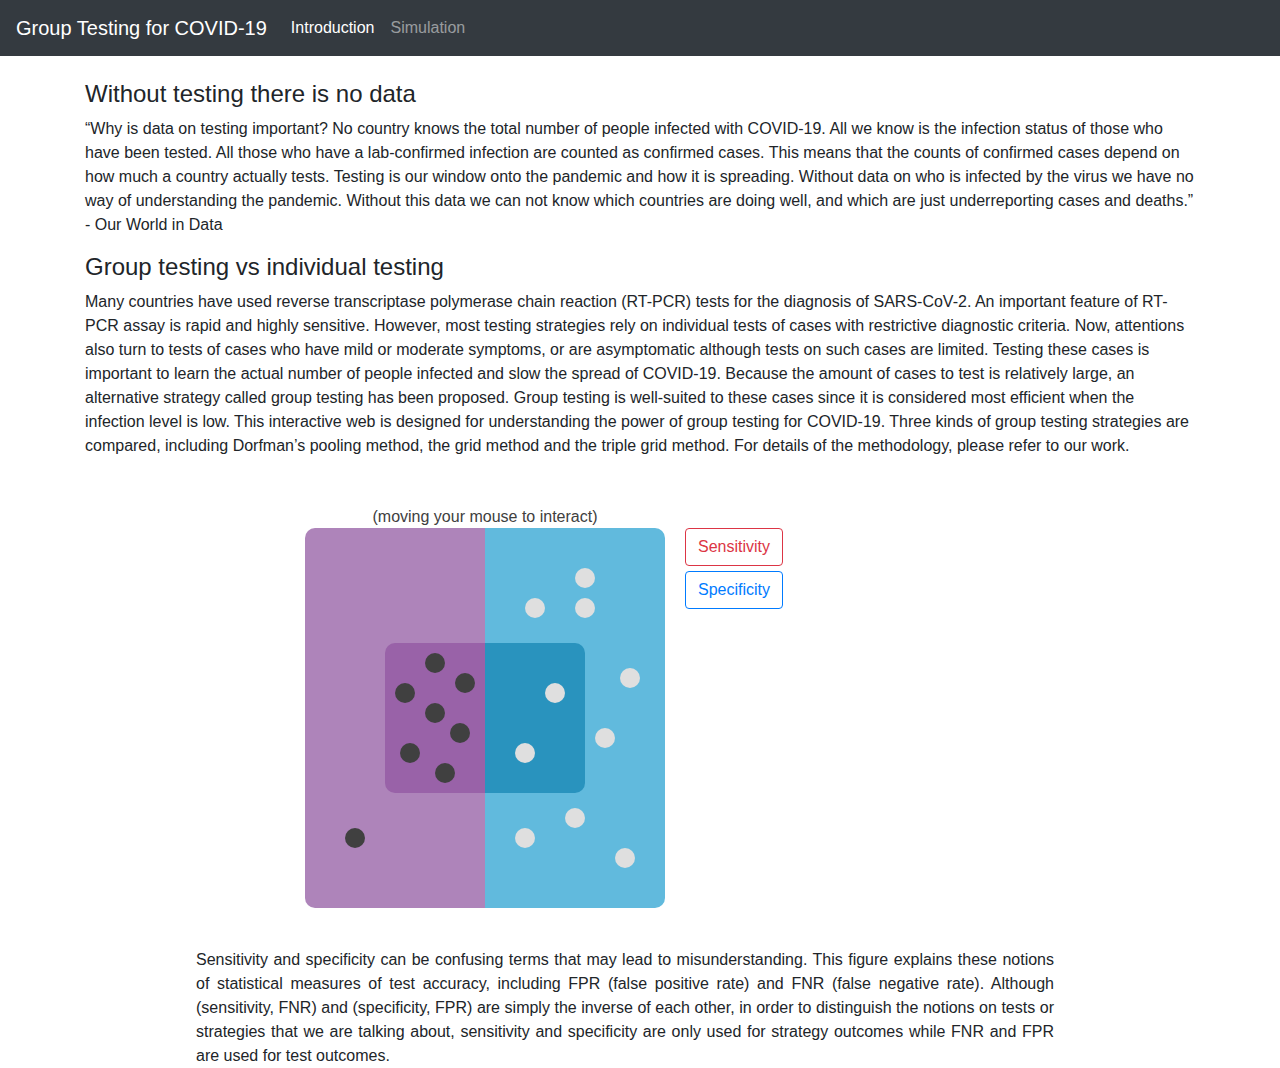
<file: index.html>
<!DOCTYPE html>
<html>

<head>

    <!-- Latest compiled and minified CSS -->
    <link rel="stylesheet" href="css/bootstrap.min.css">
    <link rel="stylesheet" href="css/Chart.min.css">
    <link rel="stylesheet" href="css/app.css">

    <script src="js/jquery.min.js"></script>
    <script src="js/popper.min.js"></script>
    <!-- <script src="js/Chart.bundle.min.js"></script> -->
    <script src="js/bootstrap.min.js"></script>

    <script src="js/Chart.min.js"></script>
    <script src="js/chartjs-plugin-zoom.js"></script>
    <link rel="stylesheet" href="katex/katex.min.css">
    <script src="katex/katex.min.js"></script>
    <script src="katex/contrib/auto-render.min.js"></script>

    <style>
        .frame {
            margin-top: 50px;
            padding: 20px;
            display: flex;
            justify-content: left;
        }

        .frame-left {
            border-radius: 10px 0 0 10px;
            background: #ae84ba;
            width: 180px;
            height: 380px;
            float: left;
            margin-bottom: 50px;
        }

        .frame-right {
            border-radius: 0px 10px 10px 0px;
            background: #61badd;
            width: 180px;
            height: 380px;
            float: left;
            margin-bottom: 50px;
        }

        .frame-inner-left {
            border-radius: 10px 0 0 10px;
            background: #9962a8;
            width: 100px;
            height: 150px;
            float: right;
            position: relative;
            top: 115px;
        }

        .frame-inner-right {
            border-radius: 0px 10px 10px 0px;
            background: #2993be;
            width: 100px;
            height: 150px;
            float: left;
            position: relative;
            top: 115px;
        }

        .infected {
            border-radius: 20px;
            background: #404040;
            width: 20px;
            height: 20px;
            position: relative;
            z-index: 2;

        }

        .normal {
            border-radius: 20px;
            background: #dfdfdf;
            width: 20px;
            height: 20px;
            position: relative;
            z-index: 2;

        }

        .frame-selected {
            border-radius: 10px;
            background: #ffffff00;
            width: 200px;
            height: 150px;
            top: 115px;
            left: 280px;
            position: relative;
            z-index: 1;
        }

        .frame-selected:hover {
            box-shadow: 0px 0px 10px rgba(20%, 20%, 40%, 0.5);
        }

        .mytooltip {

            position: relative;
            width: 0px;
            height: 500px;
        }

        .mytooltip h4 {
            color: #404040;
            font-size: medium;
            position: relative;
            float: center;
            /* display: block; */
            z-index: 10;
            top: -40px;
            left: 200px;
            width: 360px;
            text-align: center;
        }
        .operation{
            margin-left: 20px;
        }
        .operation > .mybtn{
            margin-bottom: 5px;
        }
        .addshadow{
            box-shadow: 0px 0px 20px rgba(51, 51, 102, 0.659);
            /* z-index: 1; */
        }

        .infotext{
            margin-top: -100px;
            position: relative;
            width: 100%;
        }
        .infotext > div{
            width: 80%;
            text-align: justify;
        }
    </style>
    <script>
        var sepc_isactive = 0;
        var sens_isactive = 0;

        $(document).ready(function () {
            $('.normal').hover(
                function () {
                    $('.normal').css('background-color', 'khaki');
                    $('#tooltiptext').html('<br>normal');
                }, function () {
                    $('.normal').css('background-color', '#dfdfdf');
                    $('#tooltiptext').text('');
                    if (sepc_isactive == 1) {
                        active_spec();
                    }
                    if (sens_isactive == 1) {
                        active_sens();
                    }

                }
            )
            $('.infected').hover(
                function () {
                    $('.infected').css('background-color', 'Moccasin');
                    $('#tooltiptext').html('<br>infected');
                }, function () {
                    $('.infected').css('background-color', '#404040');
                    $('#tooltiptext').text('');
                    if (sepc_isactive == 1) {
                        active_spec();
                    }
                    if (sens_isactive == 1) {
                        active_sens();
                    }

                }
            )
            $('.frame-selected').hover(
                function () {
                    $('.infected').filter('.positive').css('background-color', 'PaleVioletRed');
                    $('.normal').filter('.positive').css('background-color', 'PaleVioletRed');
                    $('#tooltiptext').html('selected elements <br>(elements identified  as positive)');

                }, function () {
                    $('.infected').filter('.positive').css('background-color', '#404040');
                    $('.normal').filter('.positive').css('background-color', '#dfdfdf');
                    $('#tooltiptext').text('');
                    if (sepc_isactive == 1) {
                        active_spec();
                    }
                    if (sens_isactive == 1) {
                        active_sens();
                    }


                }
            )
            $('#sens').tooltip('enable');
            $('#spec').tooltip('enable');
            function reset() {
                $(".frame-inner-left").removeClass('addshadow');
                $('.infected').css('background-color', '#404040');
                $("#sens_text").hide();
                $(".frame-inner-right").removeClass('addshadow');
                $('.normal').css('background-color', '#dfdfdf');
                $("#spec_text").hide();
                sepc_isactive = 0;
                sens_isactive = 0;
            }
            function active_sens() {
                $(".frame-inner-left").addClass('addshadow');
                $('.infected').css('background-color', 'Moccasin');
                $('.infected').filter('.positive').css('background-color', 'PaleVioletRed');
                $("#sens_text").show()
                sens_isactive = 1;
            }
            function active_spec() {
                $(".frame-inner-right").addClass('addshadow');
                $('.normal').css('background-color', 'khaki');
                $('.normal').filter('.positive').css('background-color', 'PaleVioletRed');
                $("#spec_text").show()
                sepc_isactive = 1;
            }
            $("#sens").click(function(e){
                e.stopPropagation();
                reset();
                active_sens();
            })
            $("#spec").click(function (e) {
                e.stopPropagation();
                reset();
                active_spec();
            })
            $("body").click(function () {
                reset();
            })

            
            
        })
        $(document).ready(function () {
            renderMathInElement(document.body, {
                delimiters: [
                    { left: "$$", right: "$$", display: true },
                    { left: "$", right: "$", display: false },
                    { left: "\\[", right: "\\]", display: true }
                ]
            });
        });

    </script>


    <!-- Latest compiled and minified JavaScript -->
    <title>Group Testing for COVID-19</title>
</head>

<body>
    <nav class="navbar navbar-expand-md navbar-dark fixed-top bg-dark">
        <a class="navbar-brand" href="#">Group Testing for COVID-19</a>
        <button class="navbar-toggler" type="button" data-toggle="collapse" data-target="#navbarSupportedContent"
            aria-controls="navbarSupportedContent" aria-expanded="false" aria-label="Toggle navigation">
            <span class="navbar-toggler-icon"></span>
        </button>
        <div class="collapse navbar-collapse" id="navbarSupportedContent">
            <ul class="navbar-nav mr-auto">
                <li class="nav-item  active">
                    <a class="nav-link" href="index.html">Introduction<span class="sr-only">(current)</span></a>
                </li>
                <li class="nav-item">
                    <a class="nav-link" href="chart.html">Simulation</a>
                </li>
            </ul>
        </div>
    </nav>
    <main role="main" class="container">
        <h4>Without testing there is no data</h4>
        <p>“Why is data on testing important? No country knows the total number of people infected with COVID-19. All we
            know is
            the infection status of those who have been tested. All those who have a lab-confirmed infection are counted
            as
            confirmed cases. This means that the counts of confirmed cases depend on how much a country actually tests.

            Testing is our window onto the pandemic and how it is spreading. Without data on who is infected by the
            virus we have no
            way of understanding the pandemic. Without this data we can not know which countries are doing well, and
            which are just
            underreporting cases and deaths.” - Our World in Data</p>

        <h4>Group testing vs individual testing</h4>
        <p>Many countries have used reverse transcriptase polymerase chain reaction (RT-PCR) tests for the diagnosis of
            SARS-CoV-2.
            An important feature of RT-PCR assay is rapid and highly sensitive. However, most testing strategies rely on
            individual
            tests of cases with restrictive diagnostic criteria. Now, attentions also turn to tests of cases who have
            mild or
            moderate symptoms, or are asymptomatic although tests on such cases are limited. Testing these cases is
            important to
            learn the actual number of people infected and slow the spread of COVID-19. Because the amount of cases to
            test is
            relatively large, an alternative strategy called group testing has been proposed. Group testing is
            well-suited to these
            cases since it is considered most efficient when the infection level is low. This interactive web is
            designed for
            understanding the power of group testing for COVID-19. Three kinds of group testing strategies are compared,
            including
            Dorfman’s pooling method, the grid method and the triple grid method. For details of the methodology, please
            refer to
            our work.</p>


        <div class="frame">
            <div class="mytooltip">
                <h4 id="tooltiptext"><br>(moving your mouse to interact)</h4>
            </div>
            <div class="frame-selected">

            </div>
            <div class="frame-left">
                <div class="frame-inner-left">
                    <div class="infected positive" style="top: 10px;left: 40px;"></div>
                    <div class="infected positive" style="top: 20px;left: 10px;"></div>
                    <div class="infected positive" style="top: -10px;left: 70px;"></div>
                    <div class="infected positive" style="top: 0px;left: 40px;"></div>
                    <div class="infected positive" style="top: 0px;left: 65px;"></div>
                    <div class="infected positive" style="top: 0px;left: 15px;"></div>
                    <div class="infected positive" style="top: 0px;left: 50px;"></div>
                </div>
                <div class="infected" style="top: 300px;left: 40px;"></div>

            </div>
            <div class="frame-right">
                <div class="frame-inner-right">
                    <div class="normal positive" style="top: 40px;left: 60px;"></div>
                    <div class="normal positive" style="top: 80px;left: 30px;"></div>
                </div>
                <div class="normal" style="top: 40px;left: 90px;"></div>
                <div class="normal" style="top: 50px;left: 90px;"></div>
                <div class="normal" style="top: 30px;left: 40px;"></div>
                <div class="normal" style="top: 80px;left: 135px;"></div>
                <div class="normal" style="top: 120px;left: 110px;"></div>
                <div class="normal" style="top: 180px;left: 80px;"></div>
                <div class="normal" style="top: 180px;left: 30px;"></div>
                <div class="normal" style="top: 180px;left: 130px;"></div>
            </div>
            <div class="operation">
                <div class="input-group mybtn" role="group" aria-label="Vertical button group">
                    <button type="button" class="btn btn-outline-danger" id="sens" data-toggle="tooltip" data-placement="right" title="How many infected samples are identified correctly?">Sensitivity</button>
                </div>
                <div class="input-group mybtn" role="group" aria-label="Vertical button group">
                    <button type="button" class="btn btn-outline-primary" id="spec" data-toggle="tooltip" data-placement="right" title="How many normal samples are identified correctly?">Specificity</button>
                </div>
                <div id="sens_text" style="display: none;">
                    $\text{Sensitivity} = \frac{7}{8}$<br>
                    $\text{FNR} = 1 － \text{Sensitivity} = \frac{1}{8}$
                </div>
                <div id="spec_text" style="display: none;">
                    $\text{Specificity} = \frac{8}{10}$<br>
                    $\text{FPR} = 1 － \text{Specificity} = \frac{2}{10}$

                </div>
            </div>
            
        </div>
        <div class="infotext row  justify-content-md-center">
            <div class="col-md-auto">Sensitivity and specificity can be confusing terms that may lead to misunderstanding. This figure explains these
                notions
                of statistical measures of test accuracy, including FPR (false positive rate) and FNR (false negative rate).
                Although
                (sensitivity, FNR) and (specificity, FPR) are simply the inverse of each other, in order to distinguish the
                notions
                on
                tests or strategies that we are talking about, sensitivity and specificity are only used for strategy outcomes
                while
                FNR
                and FPR are used for test outcomes.</div>
        </div>
        
    </main>

</body>



</html>
</file>
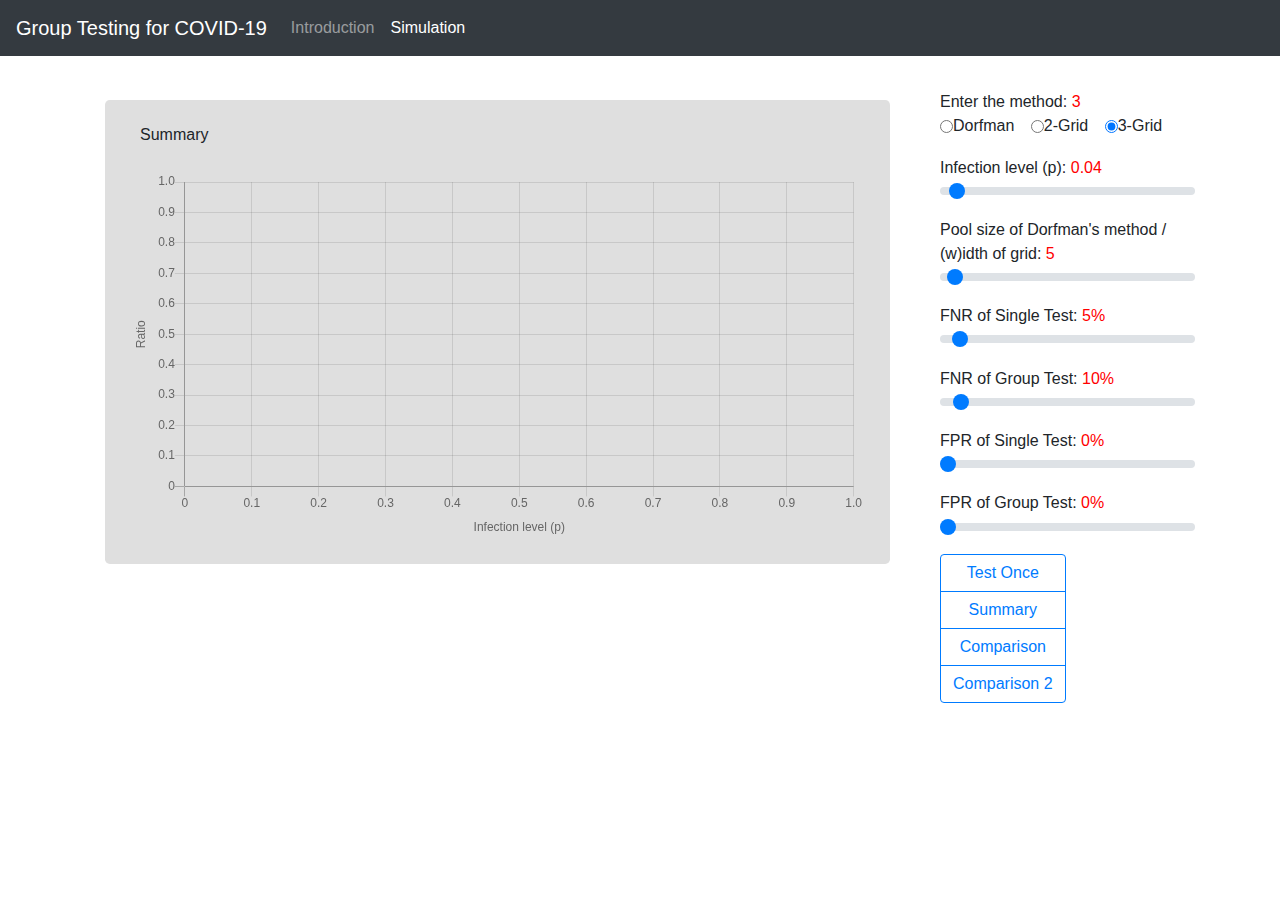
<file: chart.html>
<html>

<head>
    <meta charset="UTF-8" />
    <!-- Latest compiled and minified CSS -->
    <link rel="stylesheet" href="css/bootstrap.min.css">
    <link rel="stylesheet" href="css/Chart.min.css">
    <link rel="stylesheet" href="css/app.css">

    <script src="js/jquery.min.js"></script>
    <script src="js/popper.min.js"></script>
    <!-- <script src="js/Chart.bundle.min.js"></script> -->
    <script src="js/bootstrap.min.js"></script>

    <script src="js/Chart.min.js"></script>
    <script src="js/chartjs-plugin-zoom.js"></script>


    <!-- Latest compiled and minified JavaScript -->
    <title>Group Testing for COVID-19</title>
    <style>
        .pool-inner {
            border-radius: 30px;
            width: calc(100% - 10px);
            height: calc(100% - 10px);
            border-style: solid;
            border-width: 1px;
            margin: 5px;

        }

        .pool-grid {
            /* border-style: solid; */
            width: calc(100% - 20px);
            height: calc(100% - 20px);
            border-width: 0px;
            margin: 10px;
            display: grid;
            grid-column-gap: 5px;
            grid-template-columns: auto auto auto auto auto;
            justify-content: center;
            align-content: space-around;
        }

        .pool-outer {
            width: 250px;
            height: 250px;
            border-style: solid;
            border-width: 1px;
            margin: 20px;
            float: left;
        }

        .grid {
            border-radius: 25pt;
            width: 25px;
            height: 25px;
            border-width: 1px;
            border-style: solid;
            justify-content: space-around;
            text-align: center;
            vertical-align: middle;
        }

        .caption {
            text-align: center;
        }

        .row {
            padding-bottom: 20px;
        }

        table.table-bordered > thead > tr > th{
            border:1px solid rgb(96,96,96);
        }
        table.table-bordered > tbody > tr > td{
            border:1px solid rgb(96,96,96);
        }
    </style>
</head>

<body>
    <nav class="navbar navbar-expand-md navbar-dark fixed-top bg-dark">
        <a class="navbar-brand" href="#">Group Testing for COVID-19</a>
        <button class="navbar-toggler" type="button" data-toggle="collapse" data-target="#navbarSupportedContent"
            aria-controls="navbarSupportedContent" aria-expanded="false" aria-label="Toggle navigation">
            <span class="navbar-toggler-icon"></span>
        </button>
        <div class="collapse navbar-collapse" id="navbarSupportedContent">
            <ul class="navbar-nav mr-auto">
                <li class="nav-item">
                    <a class="nav-link" href="index.html">Introduction</a>
                </li>
                <li class="nav-item active">
                    <a class="nav-link" href="chart.html">Simulation <span class="sr-only">(current)</span></a>
                </li>
            </ul>
        </div>
    </nav>
    <main role="main" class="container">
        <div class="row">
            <div class="col-9">
                <div id="platplot" style="display: none;">
                    <div id="plates" class="row">
                        <div class="pool-outer" style="display: none;" id="pool1">
                            <div class="pool-inner">
                                <div class="pool-grid">

                                </div>
                            </div>
                            <div class="caption">Plate 1 (◎ patients)</div>
                        </div>
                    </div>
                    <div class="row">
                        <div id="positive">
                            <div class="pool-outer" style="display: none;" id="ppool">
                                <div class="pool-inner">
                                    <div class="pool-grid">

                                    </div>
                                </div>
                                <div class="caption">Number of Positive Tests</div>
                            </div>
                        </div>
                        <div id="patient">
                            <div class="pool-outer" style="display: none;" id="ppatient">
                                <div class="pool-inner">
                                    <div class="pool-grid">

                                    </div>
                                </div>
                                <div class="caption">Positive Patients</div>
                            </div>
                        </div>
                    </div>
                    <div class="row" style="padding-top: 1em;">
                        <div class="col-sm-4">
                            <div class="pool-status1 card">
                                <div class="card-header">Usage Ratio</div>
                                <div class="card-body" id="status-usage"></div>
                            </div>
                        </div>
                            
                        <div class="col-sm-4">
                            <div class="pool-status1 card">
                                <div class="card-header">Sensitivity</div>
                                <div class="card-body" id="status-sensi"></div>
                            </div>
                        </div>
                        <div class="col-sm-4">
                            <div class="pool-status1 card">
                                <div class="card-header">Specificity</div>
                                <div class="card-body" id="status-speci"></div>
                            </div>
                        </div>
    
                    </div>

                </div>
                <div id="dashboard_new" class="dashboard jumbotron">
                    <div class="row plot_title">
                        <div class="d-flex flex-fill align-items-center">
                            <h6>Summary</h6>
                        </div>
                        <div class="d-flex flex-column justify-content-end align-items-end">

                        </div>
                    </div>
                    <canvas id="summary_plot"></canvas>
                </div>
                <div id="dashboard_compare" class="dashboard jumbotron" style="display: none;">
                    <div class="row plot_title">
                        <div class="d-flex flex-fill align-items-center">
                            <h6>Methods Comparison</h6>
                        </div>
                        <div class="d-flex flex-column justify-content-end align-items-end">

                        </div>
                    </div>
                    <canvas id="compare_plot1"></canvas>
                    <canvas id="compare_plot2"></canvas>
                    <canvas id="compare_plot3"></canvas>
                </div>
                <div id="compare2" style="display: none;">
                    <div id="dashboard_new" class="dashboard jumbotron">
                        <div id="opt-Comp"></div>
                    </div>
                </div>
            </div>
            <div class="col-3">
                <form>
                    <div class="form-group">Enter the method: <font color=red><span id="opt-method"></span></font><br>
                        <div class="form-check form-check-inline">
                            <input name="method_selected" id="method-1" type="radio" required>
                            <label class="form-check-label" for="method-1">Dorfman</label>
                        </div>
                        <div class="form-check form-check-inline">
                            <input name="method_selected" id="method-2" type="radio" required>
                            <label class="form-check-label" for="method-2">2-Grid</label>
                        </div>
                        <div class="form-check form-check-inline">
                            <input name="method_selected" id="method-3" type="radio" required checked>
                            <label class="form-check-label" for="method-3">3-Grid</label>
                        </div>
                    </div>
                    <div class="form-group">Infection level (p): <font color=red><span id="opt-p"></span></font><br>
                        <input name="range-p" id="var-p" value="40" type="range" class="form-control-range custom-range" min="1"
                            max="1000" />
                    </div>
                    <div class="form-group">Pool size of Dorfman's method / (w)idth of grid: <font color=red><span id="opt-N"></span></font><br>
                        <input name="range-N" id="var-N" value="5" type="range" class="form-control-range custom-range" min="4"
                            max="32" />
                    </div>
                    <!--
                    <div class="form-group">Enter the number of tests (K): <font color=red><span id="opt-K"></span></font><br>
                        <input name="range-K" id="var-K" value="1" type="range" class="form-control-range" min="1" max="1000" />
                    </div>
					-->
                    <div class="form-group">
                        FNR of Single Test: <font color=red><span id="opt-FNR"></span></font><br>
                        <input name="range-FNR" value="5" id="var-FNR" type="range" class="form-control-range custom-range" min="0"
                            max="100" />
                    </div>
                    <div class="form-group">
                        FNR of Group Test: <font color=red><span id="opt-GFNR"></span></font><br>
                        <input name="range-GFNR" id="var-GFNR" value="10" type="range" class="form-control-range custom-range"
                            min="0" max="100" />
                    </div>
                    <div class="form-group">
                        FPR of Single Test: <font color=red><span id="opt-FPR"></span></font><br>
                        <input name="range-FPR" value="0" id="var-FPR" type="range" class="form-control-range custom-range" min="0"
                            max="100" />
                    </div>
                    <div class="form-group">
                        FPR of Group Test: <font color=red><span id="opt-GFPR"></span></font><br>
                        <input name="range-GFPR" id="var-GFPR" value="0" type="range" class="form-control-range custom-range" min="0"
                            max="100" />
                    </div>
                    <div class="form-group compare2" style="display: none;">
                        Number of confirm cases: <font color=red><span id="opt-NCC"></span></font><br>
                        <input name="v-confirmcase" id="var-NCC" value="17652" type="input" class="form-control" />
                    </div>
                    <div class="form-group compare2"  style="display: none;">
                        Number of tests: <font color=red><span id="opt-NTS"></span></font><br>
                        <input name="v-tests" id="var-NTS" value="606375" type="input" class="form-control" />
                    </div>

                </form>

                <div class="btn-group-vertical">
                    <input type="button" value="Test Once" class="btn btn-outline-primary" onclick="test_once(1)">
                    <!--
				<input type="button" value="Two-Way Group Test" class="btn btn-outline-primary" onclick="Group_Test_2W()">
                <input type="button" value="Three-Way Group Test" class="btn btn-outline-primary" onclick="Group_Test_3W()">
                -->
                    <input type="button" value="Summary" class="btn btn-outline-primary" onclick="Summary()">
                    <input type="button" value="Comparison" class="btn btn-outline-primary"
                        onclick="Methods_Comparison()">
                    <input type="button" value="Comparison 2" class="btn btn-outline-primary"
                        onclick="Methods_Comparison2()">
                </div>
            </div>
        </div>
        <!-- <span id="opt-GD"></span><br><span id="opt-G"></span><br> -->
        <!-- <span id="opt-GT1"></span><br>
        <span id="opt-GT2"></span><br>
        <span id="opt-GT3"></span> -->

    </main>

</body>

<script>
    var cprofile1 = ["#0000ff", "#00ffff", "#00ff00", "#ffff00", "#ff0000"]
    var cprofile2 = ["#112F41", "#0894A1", "#47AB6C", "#F2B134", "#ED553B"]
    var cprofile3 = ["#955BA5", "#2D95BF", "#4EBA6F", "#F0C419", "#F15A5A"]
    var pcolor = [["#C8E1B8", "#F28774"], ["#C8E1B8", "#FCD9D5", "#F28774"], ["#C8E1B8", "#FCD9D5", "#F9BDB2", "#F28774"]]
    var ppatcolor = ["#20B157", "#D04753"]

    var cprofile = cprofile3;
    var total_line = [];

    var ctx1 = document.getElementById('summary_plot').getContext('2d');
    var comp1 = document.getElementById('compare_plot1').getContext('2d');
    var comp2 = document.getElementById('compare_plot2').getContext('2d');
    var comp3 = document.getElementById('compare_plot3').getContext('2d');
    var scatterChart;
    var compareChart = [];

    $(document).ready(function () {
        scatterChart = createPlot(ctx1, 'Infection level (p)', 'Ratio', '');
        compareChart[0] = createPlot(comp1, 'Infection level (p)', 'Usage Ratio', 'Usage Ratio');
        compareChart[1] = createPlot(comp2, 'Infection level (p)', 'Sensitivity', 'Sensitivity');
        compareChart[2] = createPlot(comp3, 'Infection level (p)', 'Specificity', 'Specificity');
        $("#summary_plot").dblclick(function () {
            scatterChart.resetZoom();
        });
        $("#compare_plot1").dblclick(function () {
            compareChart[0].resetZoom();
        });
        $("#compare_plot2").dblclick(function () {
            compareChart[1].resetZoom();
        });
        $("#compare_plot3").dblclick(function () {
            compareChart[2].resetZoom();
        });
    });

    function createPlot(context, x_label, y_label, title) {
        var newchart = new Chart(context, {
            type: 'scatter',
            options: {
                scales: {
                    xAxes: [{
                        scaleLabel: {
                            display: true,
                            labelString: x_label
                        },
                        type: 'linear',
                        position: 'bottom'
                    }],
                    yAxes: [{
                        scaleLabel: {
                            display: true,
                            labelString: y_label
                        },
                        type: 'linear',
                        position: 'left'
                        //ticks: {
                        //    max: 1,
                        //    min: 0,
                        //    stepSize: 0.1
                        //}
                    }]
                },
                title: {
                    display: (title ? true : false),
                    text: title
                },
                plugins: {
                    zoom: {
                        // Container for pan options
                        pan: {
                            // Boolean to enable panning
                            enabled: true,
                            mode: 'xy',

                            rangeMin: {
                                // Format of min pan range depends on scale type
                                x: null,
                                y: null
                            },
                            rangeMax: {
                                // Format of max pan range depends on scale type
                                x: null,
                                y: null
                            },
                        },

                        // Container for zoom options
                        zoom: {
                            // Boolean to enable zooming
                            enabled: true,
                            // Enable drag-to-zoom behavior
                            drag: true,
                            // Drag-to-zoom rectangle style can be customized
                            drag: {
                                borderColor: 'rgba(0,0,0,1)',
                                borderWidth: 0.5,
                                backgroundColor: 'rgb(225,225,225,0)'
                            },

                            mode: 'xy',
                            rangeMin: {
                                // Format of min zoom range depends on scale type
                                x: null,
                                y: null
                            },
                            rangeMax: {
                                // Format of max zoom range depends on scale type
                                x: null,
                                y: null
                            },

                            // Speed of zoom via mouse wheel
                            // (percentage of zoom on a wheel event)
                            speed: 1,
                        }
                    }
                }
            }
        });
        total_line[newchart.id] = []
        return newchart;
    }

    function addData(chart, label, data) {
        var line_id = total_line[chart.id].length
        var index = chart.data.datasets.push(
            {
                label: label,
                data: data,
                pointRadius: 2,
                showLine: true,
                fill: false,
                borderColor: cprofile[line_id % 5]
            });
        chart.update();
        return index;
    }

    function updateData(chart, label, data) {
        chart.data.datasets[label].data = data;
        chart.update();
    }

    function plotData(chart, label, data) {
        if (total_line[chart.id].indexOf(label) != -1) {
            updateData(chart, total_line[chart.id].indexOf(label), data);
        } else {
            addData(chart, label, data);
            total_line[chart.id].push(label);
        }
    }


</script>
<script type="text/javascript">
    var maxN = 40;
    var method_radio = document.getElementsByName("method_selected");
    var mrad1 = document.getElementById("method-1");
    var mrad2 = document.getElementById("method-2");
    var mrad3 = document.getElementById("method-3");
    var method_selected;
    var slider_p = document.getElementById("var-p");
    var slider_N = document.getElementById("var-N");
    slider_N.max = maxN - 1;
    //var slider_K = document.getElementById("var-K");
    var slider_FNR = document.getElementById("var-FNR");
    var slider_GFNR = document.getElementById("var-GFNR");
    slider_GFNR.min = slider_FNR.value;
    var slider_FPR = document.getElementById("var-FPR");
    var slider_GFPR = document.getElementById("var-GFPR");
    slider_GFPR.min = slider_FPR.value;
    var p = Number(slider_p.value) / Number(slider_p.max);
    var N = Number(slider_N.value);
	var N1 = N;
    var K = 1000;//Number(slider_K.value);
    var TPR = 1.0 - Number(slider_FNR.value) / 100.0;
    var GTPR = 1.0 - Number(slider_GFNR.value) / 100.0;
    var TNR = 1.0 - Number(slider_FPR.value) / 100.0;
    var GTNR = 1.0 - Number(slider_GFPR.value) / 100.0;
    var GTTPR, GTTNR, GTRat;

    for (var i = 0; i < method_radio.length; ++i) {
        if (method_radio[i].checked) {
            method_selected = i + 1;
            break;
        }
    }

    // G: The status(patient: 1/normal: 0) in the grid.
    var G = new Array(maxN);
    var GTEST;

    for (var i = 0; i < G.length; ++i) {
        G[i] = new Array(maxN);
    }
    // H: The predicted status(patient: 1/normal: 0) in the grid
    var H = new Array(maxN);
    for (var i = 0; i < H.length; ++i) {
        H[i] = new Array(maxN);
    }
    // Number of Positive Tests in each group test
    var X = new Array(maxN);
    for (var i = 0; i < X.length; ++i) {
        X[i] = new Array(maxN);
    }
    // Positive Test in diagonal direction
    var Diag = new Array(maxN);

    document.getElementById("opt-method").innerHTML = method_selected;
    document.getElementById("opt-p").innerHTML = p;
    document.getElementById("opt-N").innerHTML = N;
    //document.getElementById("opt-K").innerHTML = K;
    document.getElementById("opt-FNR").innerHTML = Number(slider_FNR.value) + "%";
    document.getElementById("opt-GFNR").innerHTML = Number(slider_GFNR.value) + "%";
    document.getElementById("opt-FPR").innerHTML = Number(slider_FPR.value) + "%";
    document.getElementById("opt-GFPR").innerHTML = Number(slider_GFPR.value) + "%";

    //var maxTime = 1; // seconds
    //var time = maxTime;
    var idleStart = false;
    //$('body').on('keydown mousemove mousedown', function(e) {
    //    time = maxTime; // reset
    //});
    var intervalId = setInterval(function () {
        //time--;
        //if (time <= 0) {
        if (idleStart == true) {
            Summary();
            idleStart = false;
        }
        //}
    }, 1000);

    mrad1.oninput = function () {
        for (var i = 0; i < method_radio.length; ++i) {
            if (method_radio[i].checked) {
                method_selected = i + 1;
                break;
            }
        }
        document.getElementById("opt-method").innerHTML = method_selected;
    }
    mrad2.oninput = function () {
        for (var i = 0; i < method_radio.length; ++i) {
            if (method_radio[i].checked) {
                method_selected = i + 1;
                break;
            }
        }
        document.getElementById("opt-method").innerHTML = method_selected;
    }
    mrad3.oninput = function () {
        for (var i = 0; i < method_radio.length; ++i) {
            if (method_radio[i].checked) {
                method_selected = i + 1;
                break;
            }
        }
        document.getElementById("opt-method").innerHTML = method_selected;
    }

    slider_p.oninput = function () {
        p = Number(slider_p.value) / Number(slider_p.max);
        N = Math.ceil(Math.sqrt(1.0 / p));
        if (N < 4) N = 4;
        if (N > slider_N.max) N = slider_N.max;
        slider_N.value = N;
        document.getElementById("opt-N").innerHTML = N;
        document.getElementById("opt-p").innerHTML = p;
        //Group_Test();
        idleStart = false;
    }
    slider_N.oninput = function () {
        N = Number(slider_N.value);
        //var Np = Math.floor(Number(slider_p.max) / N / N);
        //p = Np / Number(slider_p.max);
        //slider_p.value = Np;
        //document.getElementById("opt-p").innerHTML = p;
        document.getElementById("opt-N").innerHTML = N;
        //Group_Test();
        idleStart = false;
    }
    /*
    slider_K.oninput = function () {
        K = Number(slider_K.value);
        document.getElementById("opt-K").innerHTML = Number(slider_K.value);
        Group_Test_3W();
        idleStart  = false;
    }
    */
    slider_FNR.oninput = function () {
        TPR = 1 - Number(slider_FNR.value) / 100.0;
        slider_GFNR.min = slider_FNR.value;
        document.getElementById("opt-FNR").innerHTML = Number(slider_FNR.value) + "%";
        document.getElementById("opt-GFNR").innerHTML = Number(slider_GFNR.value) + "%";
        Group_Test();
        idleStart = true;
    }
    slider_GFNR.oninput = function () {
        GTPR = 1 - Number(slider_GFNR.value) / 100.0;
        document.getElementById("opt-GFNR").innerHTML = Number(slider_GFNR.value) + "%";
        Group_Test();
        idleStart = true;
    }
    slider_FPR.oninput = function () {
        TNR = 1 - Number(slider_FPR.value) / 100.0;
        slider_GFPR.min = slider_FPR.value;
        document.getElementById("opt-FPR").innerHTML = Number(slider_FPR.value) + "%";
        document.getElementById("opt-GFPR").innerHTML = Number(slider_GFPR.value) + "%";
        Group_Test();
        idleStart = true;
    }
    slider_GFPR.oninput = function () {
        GTNR = 1 - Number(slider_GFPR.value) / 100.0;
        document.getElementById("opt-GFPR").innerHTML = Number(slider_GFPR.value) + "%";
        Group_Test();
        idleStart = true;
    }

    function generate(opt) {
        var i, j;

        for (i = 0; i < N; ++i) {
            for (j = 0; j < N; ++j) {
                if (Math.random() < p) {
                    G[i][j] = 1;
                } else {
                    G[i][j] = 0;
                }
            }
            G[i][N] = 0;//'N';
        }
        for (j = 0; j < N; ++j) {
            G[N][j] = 0;//'N';
        }
        if (opt == 1) output_grid(0);
        return;
    }
    function test_once(opt) {
        p = Number(slider_p.value) / Number(slider_p.max);
        N = Number(slider_N.value);
        $("#dashboard_new").hide();
        $("#dashboard_compare").hide();
        $("#compare2").hide();
        $(".compare2").hide();

        $("#platplot").show();


        var Kold = K;
        K = 1;
        $("#pool2").remove();
        $("#pool3").remove();
        if (method_selected == 1) {
			N1 = 1;
            Group_Test_1W();
			N1 = N;
        } else if (method_selected == 2) {
            $("#pool1").clone().attr('id', 'pool2').insertAfter("#pool1").children('.caption').html('Plate 2(◎ patients)');
            Group_Test_2W();

        } else {
            $("#pool1").clone().attr('id', 'pool2').insertAfter("#pool1").children('.caption').html('Plate 2(◎ patients)');
            $("#pool1").clone().attr('id', 'pool3').insertAfter("#pool2").children('.caption').html('Plate 3(◎ patients)');
            Group_Test_3W();

        }
        K = Kold;
        return;
    }

    function output_grid(Show_Test) {
        var i, j, s = "<table><tr>";
        $(".pool-status").width(300);
        $(".pool-status").show();
        if (Show_Test >= 2) {
            $(".pool-grid").html('').css('grid-template-columns', 'auto '.repeat(N));
            $(".pool-outer").width(N * 25 + (N + 1) * 5 + 20);
            $(".pool-outer").height(N * 25 + (N + 1) * 5 + 20).show();


            for (i = 0; i < N; ++i) {
                for (j = 0; j < N; ++j) {
                    s = s + "<td width='14pt'>" + String(G[i][j]) + "</td>";
                    if (G[i][j]) {
                        var ptext = '◎';
                    } else {
                        var ptext = '';
                    }
                    $(".pool-grid").append('<div class="grid">' + ptext + '</div>');

                }
                if (Show_Test >= 2) {
                    if (G[i][N] == 1) {
                        s = s + "<td>P</td>";
                        for (j = 0; j < N; ++j) {
                            $("#pool1").find('.pool-grid').children('div:nth-child(' + String(i * N + j + 1) + ')').css('background-color', "#FCD9D5")
                        }
                    } else {
                        s = s + "<td>N</td>";
                    }
                }
                s = s + "</tr>";
            }
        }else{
            $(".pool-grid").html('').css('grid-template-columns', 'auto '.repeat(N));
            $(".pool-outer").width(N * 25 + (N + 1) * 5 + 20);
            $(".pool-outer").height(50).show();
            
            for (i = 0; i < N1; ++i) {
                for (j = 0; j < N; ++j) {
                   if (G[i][j]) {
                        var ptext = '◎';
                    } else {
                        var ptext = '';
                    }
                    $(".pool-grid").append('<div class="grid">' + ptext + '</div>');
                }
            }
        }
        if (Show_Test == 1) {
            for (i = 0; i < N1; ++i) {
                for (j = 0; j < N; ++j) {
                    if (G[i][j]==1) {
                        $("#pool1").find('.pool-grid').children().css('background-color', "#FCD9D5");
                    }
                }
            }
        }

        if (Show_Test >= 2) {
            s = s + "<tr>";
            for (j = 0; j < N; ++j) {
                if (G[N][j] == 1) {
                    s = s + "<td>P</td>";
                    for (i = 0; i < N; ++i) {
                        $("#pool2").find('.pool-grid').children('div:nth-child(' + String(i * N + j + 1) + ')').css('background-color', "#FCD9D5")
                    }
                } else {
                    s = s + "<td>N</td>";
                }
            }
            s = s + "</tr>";
        }
        s = s + "</table>";

        if (Show_Test >= 2) {
            $("#ppool").show();
            s = s + "<br>Number of Postive Tests:<br><table><tr>";
            for (i = 0; i < N; ++i) {
                for (j = 0; j < N; ++j) {
                    // s = s + "<td width='14pt'>" + String(X[i][j]) + "</td>";
                    $("#ppool").find('.pool-grid').children('div:nth-child(' + String(i * N + j + 1) + ')').css('background-color', pcolor[Show_Test - 1][X[i][j]]).html(String(X[i][j]))
                }
                s = s + "</tr>";
            }
            s = s + "</table>";
        } else {
            for (i = 0; i < N1; ++i) {
                for (j = 0; j < N; ++j) {
                    if (GTEST == 1) {
                    $("#ppool").find('.pool-grid').children('div:nth-child(' + String(i * N + j + 1) + ')').css('background-color', pcolor[Show_Test][1]).html(String(1))
                    if (H[i][j] == 1) {
                            $("#ppool").find('.pool-grid').children('div:nth-child(' + String(i * N + j + 1) + ')').css('background-color', pcolor[Show_Test][2]).html(String(2))
                        }
                    }else{
                    $("#ppool").find('.pool-grid').children('div:nth-child(' + String(i * N + j + 1) + ')').css('background-color', pcolor[Show_Test][0]).html(String(0))

                    }
                }
            }
        }


        if (Show_Test >= 2) {
            s = s + "<br>Positive Patients:<br><table><tr>";
            for (i = 0; i < N; ++i) {
                for (j = 0; j < N; ++j) {
                    // s = s + "<td width='14pt'>" + String(H[i][j]) + "</td>";
                    $("#ppatient").find('.pool-grid').children('div:nth-child(' + String(i * N + j + 1) + ')').css('background-color', ppatcolor[H[i][j]])
                }
                s = s + "</tr>";
            }
        }else{
            for (i = 0; i < N1; ++i) {
                for (j = 0; j < N; ++j) {
                    
                    $("#ppatient").find('.pool-grid').children('div:nth-child(' + String(i * N + j + 1) + ')').css('background-color', ppatcolor[H[i][j]])

                    
                }
            }
        }
        s = s + "</table>";


        // document.getElementById("opt-G").innerHTML = s;

        if (Show_Test >= 3) {
            s = "Diagonal Test Result(i-j=0,1,2,...,N-1):";
            for (i = 0; i < N; ++i) {
                if (Diag[i] == 1) {
                    s = s + "P";
                } else {
                    s = s + "N";
                }
            }
            // document.getElementById("opt-GD").innerHTML = s;
            for (i = 0; i < N; ++i) {
                if (Diag[i] == 1) {
                    for (j = 0; j < N; ++j) {
                        $("#pool3").find('.pool-grid').children('div:nth-child(' + String((i + j) % N * N + j + 1) + ')').css('background-color', "#FCD9D5")
                    }

                }

            }
        }
        return;
    }
    function Group_Test() {
        if (method_selected == 1) Group_Test_1W();
        else if (method_selected == 2) Group_Test_2W();
        else Group_Test_3W();
    }

    function Group_Test_1W() {
        // Dorfman's pooling test
        var i, j, k, s, t, N_TP = 0, N_TN = 0, N_FP = 0, N_FN = 0, N_Test = 0;
        var NM = Number(slider_N.max);
        // var GTEST;
        var GNTPR = GTPR;//1.0*(TPR*(NM-N)+GTPR*(N-1))/(NM-1);
        var GNTNR = GTNR;//1.0*(TNR*(NM-N)+GTNR*(N-1))/(NM-1);
        for (k = 0; k < K; ++k) {
            generate(0);
            for (i = 0; i < N1; ++i) {
                for (j = 0; j < N; ++j) {
                    H[i][j] = 0;
                    //X[i][j] = 0;
                }
            }
            t = 0;
            for (i = 0; i < N1; ++i) {
                for (j = 0; j < N; ++j) {
                    if (G[i][j] == 1) {
                        t = 1;
                        break;
                    }
                }
                if (t == 1) break;
            }
            if (Math.random() > t * (1.0 - GNTPR) + (1 - t) * GNTNR) {
                GTEST = 1;
                //G[N][0] = 1;
                //for (i = 0; i < N; ++i) {
                //    for (j = 0; j < N; ++j) X[i][j]++;
                //}
            } else {
                GTEST = 0;
                //G[N][0] = 0;
            }

            if (GTEST == 1) {
                for (i = 0; i < N1; ++i) {
                    for (j = 0; j < N; ++j) {
                        t = G[i][j];
                        if (Math.random() > t * (1.0 - TPR) + (1 - t) * TNR) {
                            H[i][j] = 1;
                        } else {
                            H[i][j] = 0;
                        }
                    }
                }
                N_Test += N1 * N;
            }
            for (i = 0; i < N; ++i) {
                for (j = 0; j < N; ++j) {
                    if (G[i][j] == 1 && H[i][j] == 1) {
                        N_TP++;
                    } else if (G[i][j] == 1 && H[i][j] == 0) {
                        N_FN++;
                    } else if (G[i][j] == 0 && H[i][j] == 1) {
                        N_FP++;
                    } else if (G[i][j] == 0 && H[i][j] == 0) {
                        N_TN++;
                    }

                }
            }
            N_Test += 1;
        }
        if (K == 1) {
            output_grid(1);

        }
        GTTPR = 1.0 * N_TP / (N_TP + N_FN);
        GTTNR = 1.0 * N_TN / (N_FP + N_TN);
        GTRat = 1.0 * N_Test / (N1 * N * K);
        if (K == 1) {
            s = "Usage Ratio:<br>" + String(N_Test) + "/" + String(N1 * N * K) + "~" + Math.round(10000.0 * GTRat) / 100.0 + "%"
                + "<br>Sensitivity:<br>" + N_TP + "/" + (N_TP + N_FN) + "~" + Math.round(10000.0 * GTTPR) / 100.0 + "%<br>Specificity:<br>"
                + N_TN + "/" + (N_FP + N_TN) + "~" + Math.round(10000.0 * GTTNR) / 100.0 + "%<br>";
            // document.getElementById("opt-GT").innerHTML = s;
            document.getElementById("status-usage").innerHTML = String(N_Test) + "/" + String(N1 * N * K) + "~" + Math.round(10000.0 * GTRat) / 100.0 + "%";
            document.getElementById("status-sensi").innerHTML = N_TP + "/" + (N_TP + N_FN) + "~" + Math.round(10000.0 * GTTPR) / 100.0 + "%";
            document.getElementById("status-speci").innerHTML = N_TN + "/" + (N_FP + N_TN) + "~" + Math.round(10000.0 * GTTNR) / 100.0 + "%";
        }
        return;
    }
    function Group_Test_2W() {
        var i, j, k, s, t, N_TP = 0, N_TN = 0, N_FP = 0, N_FN = 0, N_Test = 0;
        var NM = Number(slider_N.max);
        var GNTPR = GTPR;//1.0*(TPR*(NM-N)+GTPR*(N-1))/(NM-1);
        var GNTNR = GTNR;//1.0*(TNR*(NM-N)+GTNR*(N-1))/(NM-1);
        for (k = 0; k < K; ++k) {
            generate(0);
            for (i = 0; i < N; ++i) {
                for (j = 0; j < N; ++j) {
                    H[i][j] = 0;
                    X[i][j] = 0;
                }
            }
            for (i = 0; i < N; ++i) {
                t = 0;
                for (j = 0; j < N; ++j) {
                    if (G[i][j] == 1) {
                        t = 1;
                        break;
                    }
                }
                if (Math.random() > t * (1.0 - GNTPR) + (1 - t) * GNTNR) {
                    G[i][N] = 1;
                    for (j = 0; j < N; ++j) X[i][j]++;
                } else {
                    G[i][N] = 0;
                }
            }
            for (j = 0; j < N; ++j) {
                t = 0;
                for (i = 0; i < N; ++i) {
                    if (G[i][j] == 1) {
                        t = 1;
                        break;
                    }
                }
                if (Math.random() > t * (1.0 - GNTPR) + (1 - t) * GNTNR) {
                    G[N][j] = 1;
                    for (i = 0; i < N; ++i) X[i][j]++;
                } else {
                    G[N][j] = 0;
                }
            }
            for (i = 0; i < N; ++i) {
                for (j = 0; j < N; ++j) {
                    if (X[i][j] == 2) {
                        t = G[i][j];
                        N_Test++;
                        if (Math.random() > t * (1.0 - TPR) + (1 - t) * TNR) {
                            H[i][j] = 1;
                        } else {
                            H[i][j] = 0;
                        }
                    } else {
                        H[i][j] = 0;
                    }
                    if (G[i][j] == 1 && H[i][j] == 1) {
                        N_TP++;
                    } else if (G[i][j] == 1 && H[i][j] == 0) {
                        N_FN++;
                    } else if (G[i][j] == 0 && H[i][j] == 1) {
                        N_FP++;
                    } else if (G[i][j] == 0 && H[i][j] == 0) {
                        N_TN++;
                    }

                }
            }
            N_Test += 2 * N;
        }
        if (K == 1) {
            output_grid(2);

        }
        GTTPR = 1.0 * N_TP / (N_TP + N_FN);
        GTTNR = 1.0 * N_TN / (N_FP + N_TN);
        GTRat = 1.0 * N_Test / (N * N * K);
        if (K == 1) {
            s = "Usage Ratio:<br>" + String(N_Test) + "/" + String(N * N * K) + "~" + Math.round(10000.0 * GTRat) / 100.0 + "%"
                + "<br>Sensitivity:<br>" + N_TP + "/" + (N_TP + N_FN) + "~" + Math.round(10000.0 * GTTPR) / 100.0 + "%<br>Specificity:<br>"
                + N_TN + "/" + (N_FP + N_TN) + "~" + Math.round(10000.0 * GTTNR) / 100.0 + "%<br>";
            // document.getElementById("opt-GT").innerHTML = s;
            document.getElementById("status-usage").innerHTML = String(N_Test) + "/" + String(N * N * K) + "~" + Math.round(10000.0 * GTRat) / 100.0 + "%";
            document.getElementById("status-sensi").innerHTML = N_TP + "/" + (N_TP + N_FN) + "~" + Math.round(10000.0 * GTTPR) / 100.0 + "%";
            document.getElementById("status-speci").innerHTML = N_TN + "/" + (N_FP + N_TN) + "~" + Math.round(10000.0 * GTTNR) / 100.0 + "%";
        }
        return;
    }

    function Group_Test_3W() {
        var i, j, k, s, t, N_TP = 0, N_TN = 0, N_FP = 0, N_FN = 0, N_Test = 0;
        var NM = Number(slider_N.max);
        var GNTPR = GTPR;//1.0*(TPR*(NM-N)+GTPR*(N-1))/(NM-1);
        var GNTNR = GTNR;//1.0*(TNR*(NM-N)+GTNR*(N-1))/(NM-1);
        for (k = 0; k < K; ++k) {
            generate(0);
            for (i = 0; i < N; ++i) {
                for (j = 0; j < N; ++j) {
                    H[i][j] = 0;
                    X[i][j] = 0;
                }
            }
            for (i = 0; i < N; ++i) {
                t = 0;
                for (j = 0; j < N; ++j) {
                    if (G[i][j] == 1) {
                        t = 1;
                        break;
                    }
                }
                if (Math.random() > t * (1.0 - GNTPR) + (1 - t) * GNTNR) {
                    G[i][N] = 1;
                    for (j = 0; j < N; ++j) X[i][j]++;
                } else {
                    G[i][N] = 0;
                }
            }
            for (j = 0; j < N; ++j) {
                t = 0;
                for (i = 0; i < N; ++i) {
                    if (G[i][j] == 1) {
                        t = 1;
                        break;
                    }
                }
                if (Math.random() > t * (1.0 - GNTPR) + (1 - t) * GNTNR) {
                    G[N][j] = 1;
                    for (i = 0; i < N; ++i) X[i][j]++;
                } else {
                    G[N][j] = 0;
                }
            }

            for (i = 0; i < N; ++i) {
                t = 0;
                for (j = 0; j < N; ++j) {
                    if (G[(i + j) % N][j] == 1) {
                        t = 1;
                        break;
                    }
                }
                if (Math.random() > t * (1.0 - GNTPR) + (1 - t) * GNTNR) {
                    Diag[i] = 1;
                    for (j = 0; j < N; ++j) X[(i + j) % N][j]++;
                } else {
                    Diag[i] = 0;
                }
            }
            var N3 = 0, N2 = 0;
            for (i = 0; i < N; ++i) {
                for (j = 0; j < N; ++j) {
                    if (X[i][j] == 3) N3++;
                    if (X[i][j] == 2) N2++;
                }
            }
            //N3 = 4;
            for (i = 0; i < N; ++i) {
                for (j = 0; j < N; ++j) {
                    if (X[i][j] == 3) {
                        if (N3 <= 3) {
                            H[i][j] = 1;
                        } else {
                            t = G[i][j];
                            N_Test++;
                            if (Math.random() > t * (1.0 - TPR) + (1 - t) * TNR) {
                                H[i][j] = 1;
                            } else {
                                H[i][j] = 0;
                            }
                        }
                    } else if (X[i][j] == 2) {
                        if (N3 == 0 && N2 == 1) {
                            H[i][j] = 1;
                        } else {
                            t = G[i][j];
                            N_Test++;
                            if (Math.random() > t * (1.0 - TPR) + (1 - t) * TNR) {
                                H[i][j] = 1;
                            } else {
                                H[i][j] = 0;
                            }
                        }
                    } else {
                        H[i][j] = 0;
                    }
                    /*
                    if (N3 <= 3 && X[i][j] == 3) {
                        H[i][j] = 1;
                    } else if (N3 > 3 && X[i][j] == 3) {
                        t = G[i][j];
                        N_Test++;
                        if (Math.random() > t * (1.0 - TPR) + (1 - t) * TNR) {
                            H[i][j] = 1;
                        } else {
                            H[i][j] = 0;
                        }										
                    } else if (N3 == 0 && N2 == 1 && X[i][j] == 2) {
                        H[i][j] = 1;
                    } else if (X[i][j] == 2 && N2 > 1) {
                        t = G[i][j];
                        N_Test++;
                        if (Math.random() > t * (1.0 - TPR) + (1 - t) * TNR) {
                            H[i][j] = 1;
                        } else {
                            H[i][j] = 0;
                        }
                    } else {
                        H[i][j] = 0;
                    }
                    */
                    if (G[i][j] == 1 && H[i][j] == 1) {
                        N_TP++;
                    } else if (G[i][j] == 1 && H[i][j] == 0) {
                        N_FN++;
                    } else if (G[i][j] == 0 && H[i][j] == 1) {
                        N_FP++;
                    } else if (G[i][j] == 0 && H[i][j] == 0) {
                        N_TN++;
                    }
                }
            }
            N_Test += 3 * N;
        }
        if (K == 1) {

            output_grid(3);
        }
        GTTPR = 1.0 * N_TP / (N_TP + N_FN);
        GTTNR = 1.0 * N_TN / (N_FP + N_TN);
        GTRat = 1.0 * N_Test / (N * N * K);
        if (K == 1) {
            s = "Usage Ratio:<br>" + String(N_Test) + "/" + String(N * N * K) + "~" + Math.round(10000.0 * GTRat) / 100.0 + "%"
                + "<br>Sensitivity:<br>" + N_TP + "/" + (N_TP + N_FN) + "~" + Math.round(10000.0 * GTTPR) / 100.0 + "%<br>Specificity:<br>"
                + N_TN + "/" + (N_FP + N_TN) + "~" + Math.round(10000.0 * GTTNR) / 100.0 + "%<br>";
            // document.getElementById("opt-GT").innerHTML = s;
            document.getElementById("status-usage").innerHTML = String(N_Test) + "/" + String(N * N * K) + "~" + Math.round(10000.0 * GTRat) / 100.0 + "%";
            document.getElementById("status-sensi").innerHTML = N_TP + "/" + (N_TP + N_FN) + "~" + Math.round(10000.0 * GTTPR) / 100.0 + "%";
            document.getElementById("status-speci").innerHTML = N_TN + "/" + (N_FP + N_TN) + "~" + Math.round(10000.0 * GTTNR) / 100.0 + "%";
        }
        return;
    }
    function Methods_Comparison2() {
        $("#platplot").hide();
        $("#dashboard_new").hide();
        $("#dashboard_compare").hide();
        $("#compare2").show();
        $(".compare2").show();


        var NCC = document.getElementById("var-NCC").value;
        var NTS = document.getElementById("var-NTS").value;
        var N0, K0;
        K0 = K;
        p = 1.0 * NCC / NTS;
        N0 = Math.ceil(Math.sqrt(1.0 / p));
        if (N0 < 4) N0 = 4;
        var Rat1, TPR1, TNR1, Rat2, TPR2, TNR2, Rat3, TPR3, TNR3;
        var vRat1, vTPR1, vTNR1, vRat2, vTPR2, vTNR2, vRat3, vTPR3, vTNR3;
        N = N0; K = Math.ceil(NTS / N / N); N1 = N0; Group_Test_1W(); Rat1 = Math.round(10000.0 * GTRat) / 100 + "%"; TPR1 = Math.round(10000.0 * GTTPR) / 100.0 + "%"; TNR1 = Math.round(10000.0 * GTTNR) / 100.0 + "%";
        vRat1 = GTRat; vTPR1 = GTTPR; vTNR1 = GTTNR;
        N = N0; K = Math.ceil(NTS / N / N); Group_Test_2W(); Rat2 = Math.round(10000.0 * GTRat) / 100 + "%"; TPR2 = Math.round(10000.0 * GTTPR) / 100.0 + "%"; TNR2 = Math.round(10000.0 * GTTNR) / 100.0 + "%";
        vRat2 = GTRat; vTPR2 = GTTPR; vTNR2 = GTTNR;
        N = N0; K = Math.ceil(NTS / N / N); Group_Test_3W(); Rat3 = Math.round(10000.0 * GTRat) / 100 + "%"; TPR3 = Math.round(10000.0 * GTTPR) / 100.0 + "%"; TNR3 = Math.round(10000.0 * GTTNR) / 100.0 + "%";
        vRat3 = GTRat; vTPR3 = GTTPR; vTNR3 = GTTNR;
        K = K0;
        var s;
        s = "<p  class='text-center'>" + NCC + " confirmed cases in " + NTS + " tests<br><table class='table table-hover table-bordered'><thead><th class='text-center'> p = " + Math.round(10000.0 * p) / 100 + "% </th><th  class='text-center'>Usage ratio/Number of tests</th><th  class='text-center'>Sensitivity/missed cases</th><th  class='text-center'>Specificity</th></thead>"
            + "<tbody><tr><td  class='text-center'>Dorfman's pooling <br>(pool size =" + N0 * N0 + ")</td><td  class='text-center'>" + Rat1 + "/" + Math.round(NTS * vRat1) + "</td><td  class='text-center'>" + TPR1 + "/" + Math.round(NCC * (1 - vTPR1)) + "</td><td  class='text-center'>" + TNR1 + "</td></tr>"
            + "<tr><td  class='text-center'>2-Grid Method (w=" + N0 + ")</td><td  class='text-center'>" + Rat2 + "/" + Math.round(NTS * vRat2) + "</td><td  class='text-center'>" + TPR2 + "/" + Math.round(NCC * (1 - vTPR2)) + "</td><td  class='text-center'>" + TNR2 + "</td></tr>"
            + "<tr><td  class='text-center'>3-Grid Method (w=" + N0 + ")</td><td  class='text-center'>" + Rat3 + "/" + Math.round(NTS * vRat3) + "</td><td  class='text-center'>" + TPR3 + "/" + Math.round(NCC * (1 - vTPR3)) + "</td><td  class='text-center'>" + TNR3 + "</td></tr>"
            + "</tbody></table></p>";
        document.getElementById("opt-Comp").innerHTML = s;
    }

    function Summary() {
        $("#platplot").hide();
        $("#dashboard_new").show();
        $("#dashboard_compare").hide();
        $(".compare2").hide();
        $("#compare2").hide();


        var maxP = Number(slider_N.max) - 4;
        var p_old = p;
        var i;
        var P_X = new Array(maxP);
        var P_Y1 = new Array(maxP), P_Y2 = new Array(maxP), P_Y3 = new Array(maxP);
        var p_preset = [0.001, 0.002, 0.004, 0.008, 0.01, 0.02, 0.04, 0.08, 0.1, 0.2];

        //K = Number(slider_K.max);
        //slider_K.value = K;

        var PXY1 = [], PXY2 = [], PXY3 = [];
        for (i = 0; i < maxP; ++i) {
            N = i + 4;
			N1 = N;
            // p = p_preset[i];
            //N = i + 4;
            p = 1.0 / N / N; //(i + 4) / (i + 4);
            P_X[i] = p;//1.0/N/N;
            //N = Math.round(Math.sqrt(1.0 / p));
            //if (N < 5) N = 5;
            Group_Test();
            P_Y1[i] = GTTPR;
            P_Y2[i] = GTTNR;
            P_Y3[i] = GTRat;
            PXY1.push(
                {
                    x: P_X[i],
                    y: P_Y1[i]
                }
            );
            PXY2.push(
                {
                    x: P_X[i],
                    y: P_Y2[i]
                }
            );
            PXY3.push(
                {
                    x: P_X[i],
                    y: P_Y3[i]
                }
            );

        }
        p = p_old;
        //slider_N.value = N;
        N = Number(slider_N.value);
        //K = Number(slider_K.value);
        plotData(scatterChart, "Sensitivity", PXY1);
        plotData(scatterChart, "Specificity", PXY2);
        plotData(scatterChart, "Usage Ratio", PXY3);
        //document.getElementById("opt-N").innerHTML = N;
        //document.getElementById("opt-K").innerHTML = K;
        return;
    }

    function Methods_Comparison() {
        $("#platplot").hide();
        $("#dashboard_new").hide();
        $("#dashboard_compare").show();
        $("#compare2").hide();
        $(".compare2").hide();



        var maxP = Number(slider_N.max) - 4;
        var p_old = p;
        var i, N0;
        var P_X = new Array(maxP);
        // var P_Y1 = new Array(maxP), P_Y2 = new Array(maxP), P_Y3 = new Array(maxP);
        var p_preset = [0.001, 0.002, 0.004, 0.008, 0.01, 0.02, 0.04, 0.08, 0.1, 0.2];

        //K = Number(slider_K.max);
        //slider_K.value = K;

        var PXY11 = [], PXY12 = [], PXY13 = [];
        var PXY21 = [], PXY22 = [], PXY23 = [];
        var PXY31 = [], PXY32 = [], PXY33 = [];
        for (i = 0; i < maxP; ++i) {
            N = i + 4;
			N1 = N;
            // p = p_preset[i];
            p = 1.0 / N / N; //(i + 5) / (i + 5);
            P_X[i] = p;//1.0/N/N;
            //N = Math.round(Math.sqrt(1.0 / p));
            //if (N < 5) N = 5;
            Group_Test_1W();
            PXY11.push(
                {
                    x: P_X[i],
                    y: GTRat
                }
            );
            PXY21.push(
                {
                    x: P_X[i],
                    y: GTTPR
                }
            );
            PXY31.push(
                {
                    x: P_X[i],
                    y: GTTNR
                }
            );
            //N0 = N;
            //N = 10;
            Group_Test_2W();
            PXY12.push(
                {
                    x: P_X[i],
                    y: GTRat
                }
            );
            PXY22.push(
                {
                    x: P_X[i],
                    y: GTTPR
                }
            );
            PXY32.push(
                {
                    x: P_X[i],
                    y: GTTNR
                }
            );
            //N = N0;
            Group_Test_3W();
            PXY13.push(
                {
                    x: P_X[i],
                    y: GTRat
                }
            );
            PXY23.push(
                {
                    x: P_X[i],
                    y: GTTPR
                }
            );
            PXY33.push(
                {
                    x: P_X[i],
                    y: GTTNR
                }
            );

        }
        p = p_old;
        //slider_N.value = N;
        N = Number(slider_N.value);
        //K = Number(slider_K.value);



        plotData(compareChart[0], "Dorfman", PXY11);
        plotData(compareChart[0], "2-Grid", PXY12);
        plotData(compareChart[0], "3-Grid", PXY13);

        plotData(compareChart[1], "Dorfman", PXY21);
        plotData(compareChart[1], "2-Grid", PXY22);
        plotData(compareChart[1], "3-Grid", PXY23);

        plotData(compareChart[2], "Dorfman", PXY31);
        plotData(compareChart[2], "2-Grid", PXY32);
        plotData(compareChart[2], "3-Grid", PXY33);
        //document.getElementById("opt-N").innerHTML = N;
        //document.getElementById("opt-K").innerHTML = K;
        return;
    }

</script>

</html>
</file>
<file: css/app.css>
body > .container {
    padding-top: 5rem;
}
form {
    padding-top: 10px;
}
.dashboard{ 
    margin: 20px;
    padding: 25px 25px;
    background-color: rgba(215, 215, 215, 0.8) !important;
}
.controlbox{
    padding-top: 25px;
    font-size: 15pt;
}
.subcheck{
    margin-left: 2em;
}
.plot_title{
    padding-left: 25px;
    padding-right: 25px;
    padding-bottom: 5px;
}
#new_plot > canvas {
    width: 100% !important;
    height: auto !important;
}

.myp2{
    padding :.15rem!important;
}
</file>
<file: css/Chart.min.css>
@keyframes chartjs-render-animation{from{opacity:.99}to{opacity:1}}.chartjs-render-monitor{animation:chartjs-render-animation 1ms}.chartjs-size-monitor,.chartjs-size-monitor-expand,.chartjs-size-monitor-shrink{position:absolute;direction:ltr;left:0;top:0;right:0;bottom:0;overflow:hidden;pointer-events:none;visibility:hidden;z-index:-1}.chartjs-size-monitor-expand>div{position:absolute;width:1000000px;height:1000000px;left:0;top:0}.chartjs-size-monitor-shrink>div{position:absolute;width:200%;height:200%;left:0;top:0}
</file>
